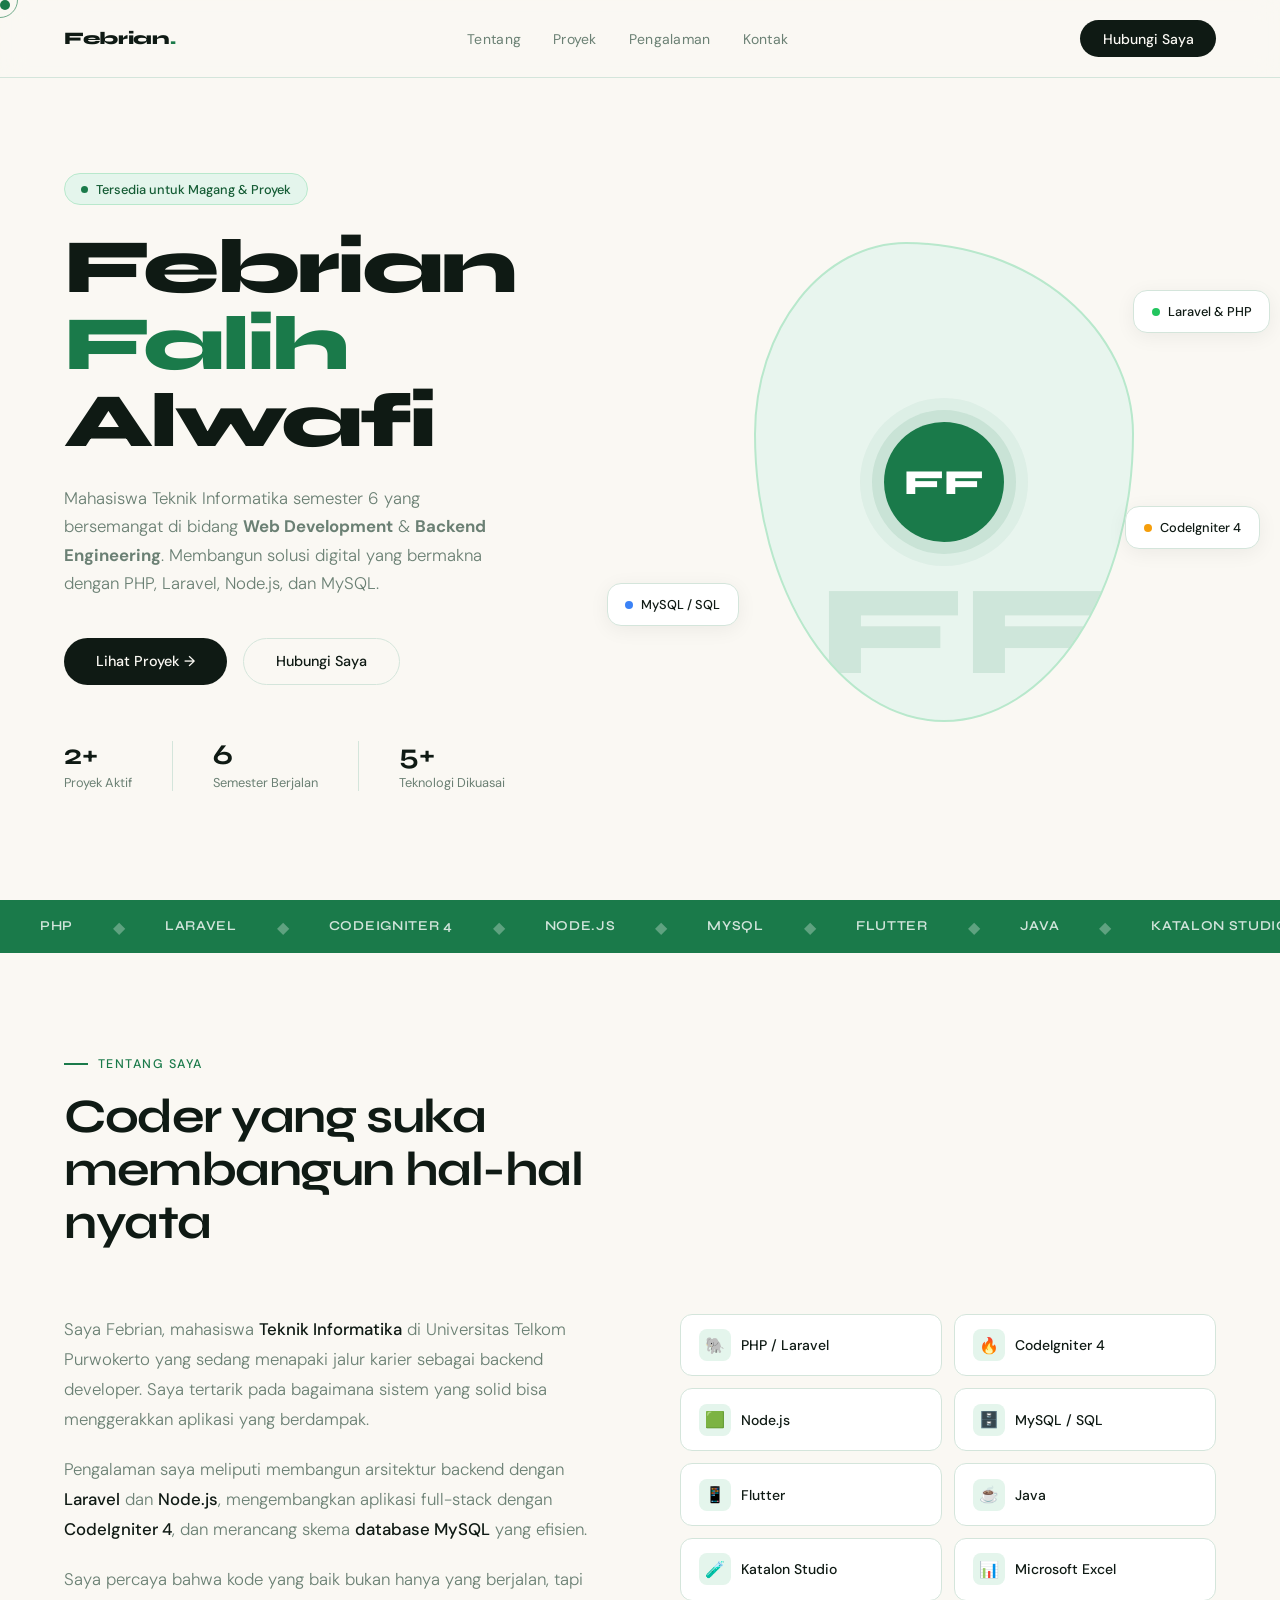
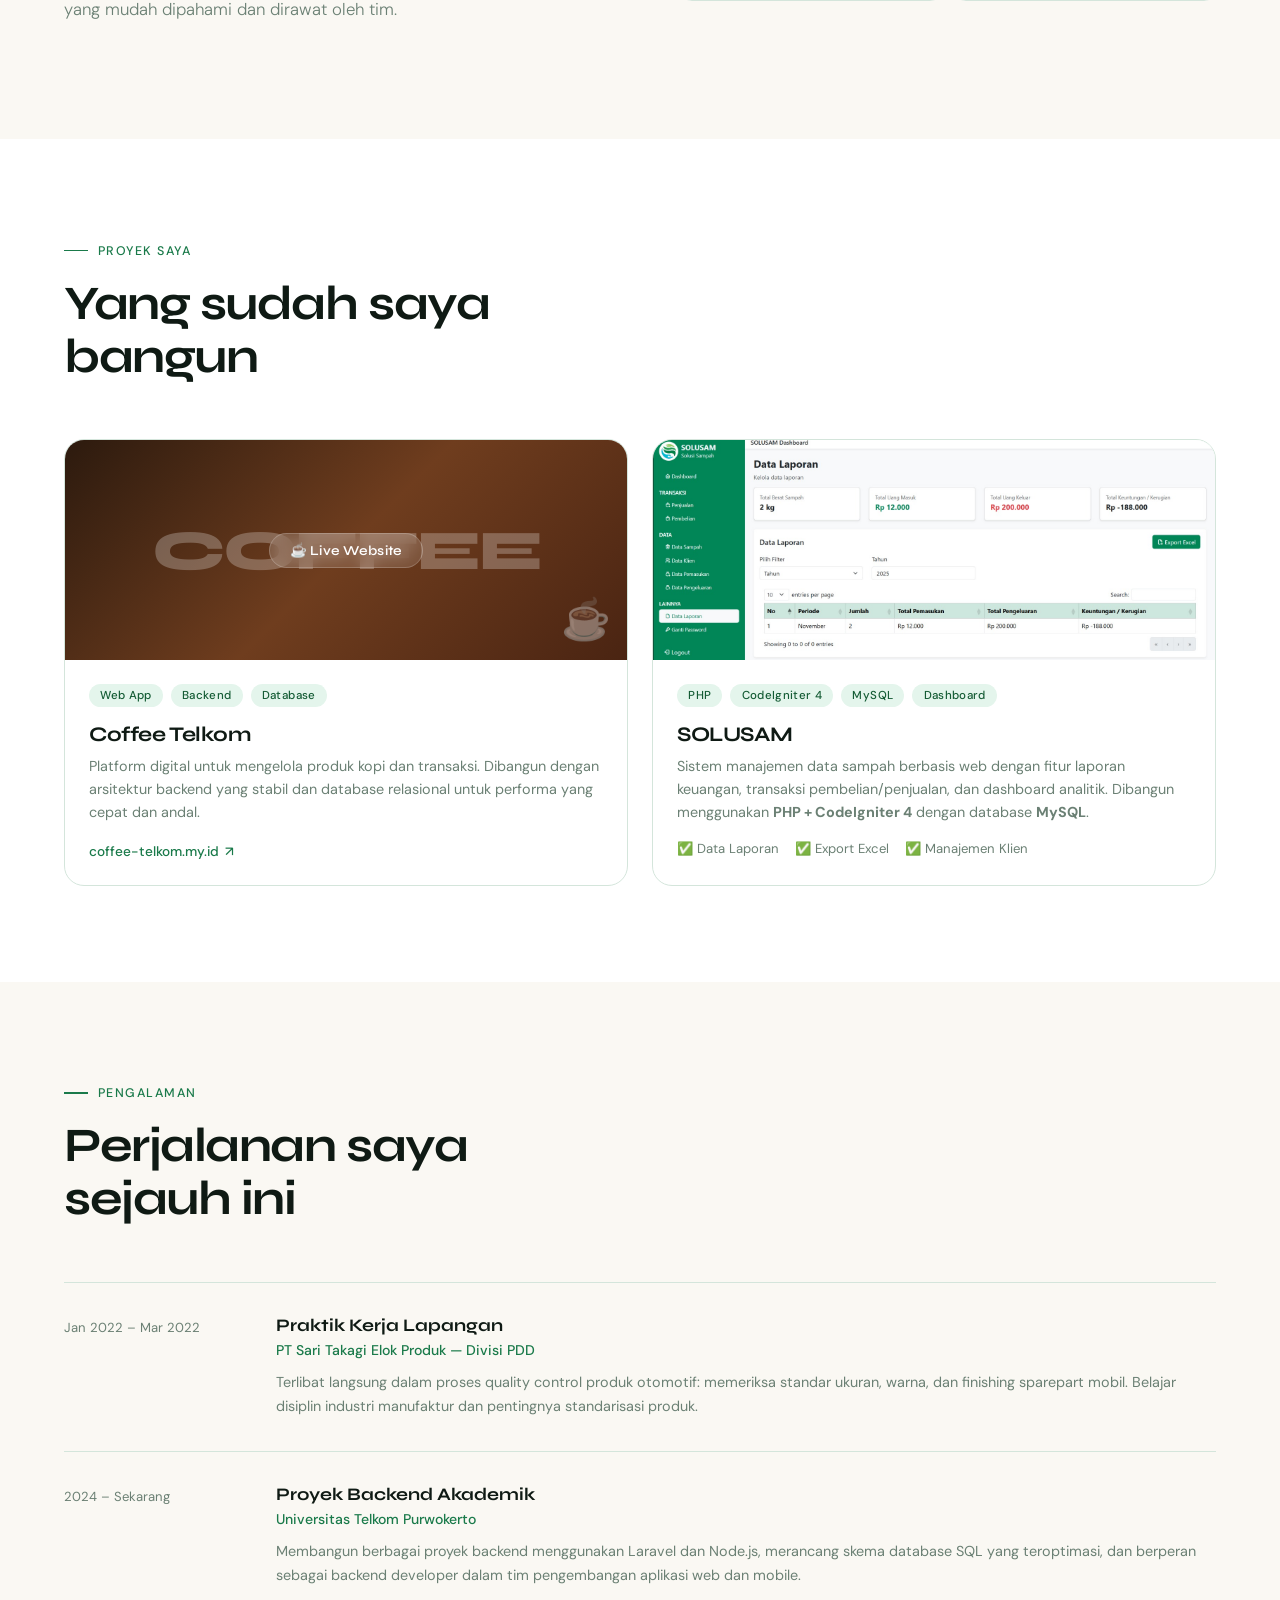
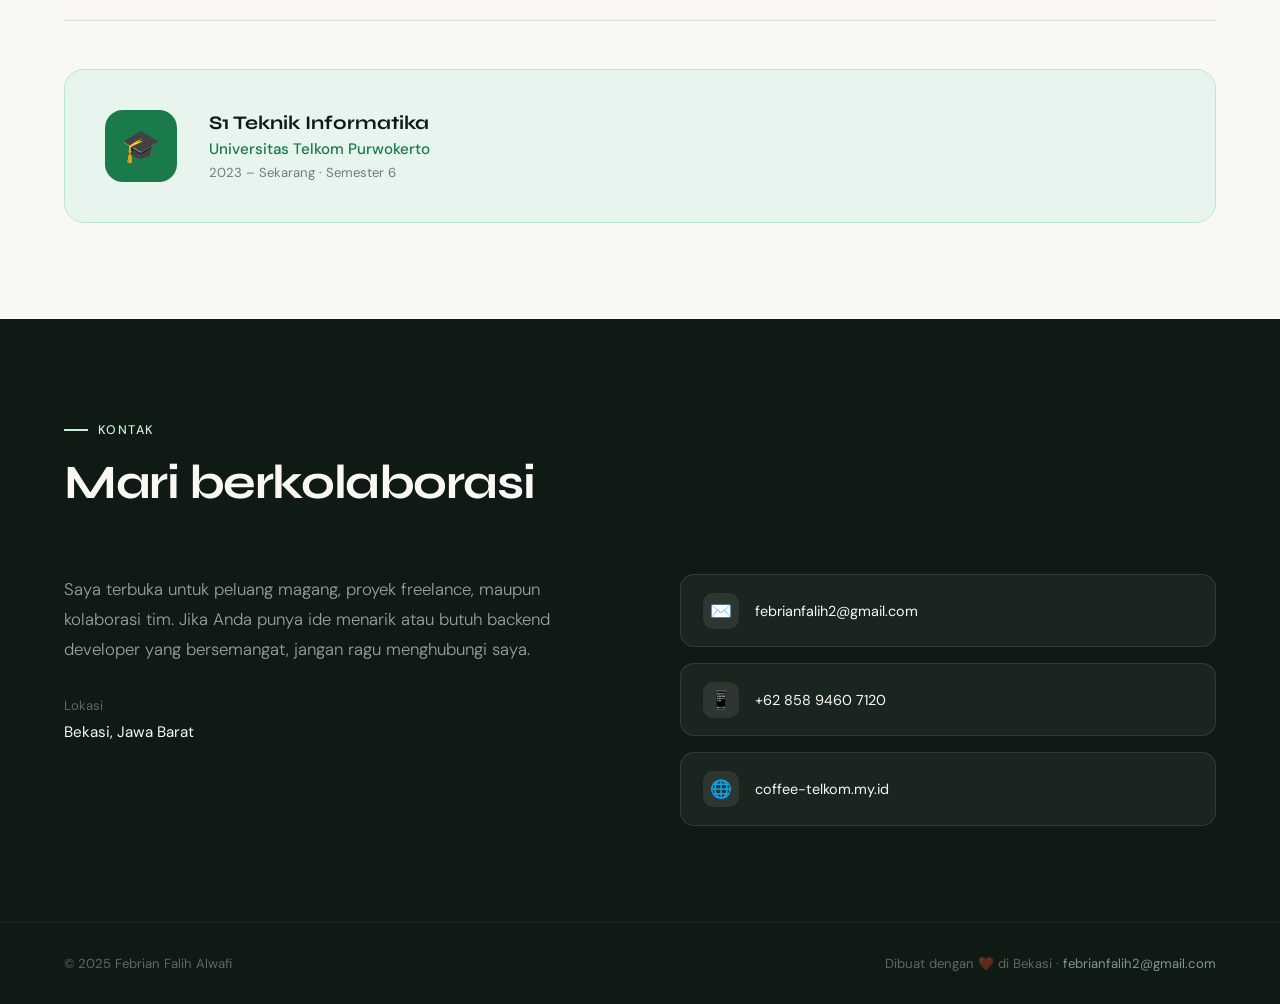
<file: index.html>
<!DOCTYPE html>
<html lang="id">
<head>
  <meta charset="UTF-8">
  <meta name="viewport" content="width=device-width, initial-scale=1.0">
  <title>Febrian Falih Alwafi -— Portfolio</title>
  
  <link rel="preconnect" href="https://fonts.googleapis.com">
  <link href="https://fonts.googleapis.com/css2?family=Syne:wght@400;500;600;700;800&family=DM+Sans:ital,opsz,wght@0,9..40,300;0,9..40,400;0,9..40,500;1,9..40,300&display=swap" rel="stylesheet">
  
  <link rel="stylesheet" href="css/style.css">
</head>
<body>

  <div class="cursor" id="cursor"></div>
  <div class="cursor-ring" id="cursorRing"></div>

  <nav>
    <a href="#" class="nav-logo">Febrian<span>.</span></a>
    <ul class="nav-links">
      <li><a href="#about">Tentang</a></li>
      <li><a href="#projects">Proyek</a></li>
      <li><a href="#experience">Pengalaman</a></li>
      <li><a href="#contact">Kontak</a></li>
    </ul>
    <a href="mailto:febrianfalih2@gmail.com" class="nav-cta">Hubungi Saya</a>
  </nav>

  <section class="hero">
    <div class="hero-left">
      <div class="hero-badge">Tersedia untuk Magang & Proyek</div>
      <h1 class="hero-name">
        Febrian<br>
        <span class="line2">Falih</span> Alwafi
      </h1>
      <p class="hero-sub">
        Mahasiswa Teknik Informatika semester 6 yang bersemangat di bidang 
        <strong>Web Development</strong> &amp; <strong>Backend Engineering</strong>. 
        Membangun solusi digital yang bermakna dengan PHP, Laravel, Node.js, dan MySQL.
      </p>
      <div class="hero-actions">
        <a href="#projects" class="btn-primary">Lihat Proyek →</a>
        <a href="mailto:febrianfalih2@gmail.com" class="btn-secondary">Hubungi Saya</a>
      </div>
      <div class="hero-stats">
        <div>
          <div class="stat-num">2+</div>
          <div class="stat-label">Proyek Aktif</div>
        </div>
        <div style="width:1px; background:var(--border);"></div>
        <div>
          <div class="stat-num">6</div>
          <div class="stat-label">Semester Berjalan</div>
        </div>
        <div style="width:1px; background:var(--border);"></div>
        <div>
          <div class="stat-num">5+</div>
          <div class="stat-label">Teknologi Dikuasai</div>
        </div>
      </div>
    </div>

    <div class="hero-right">
      <div class="hero-visual">
        <div class="initials-circle">FF</div>
      </div>
      <div class="floating-tag tag1">
        <div class="dot" style="background:#22c55e;"></div>
        Laravel & PHP
      </div>
      <div class="floating-tag tag2">
        <div class="dot" style="background:#3b82f6;"></div>
        MySQL / SQL
      </div>
      <div class="floating-tag tag3">
        <div class="dot" style="background:#f59e0b;"></div>
        CodeIgniter 4
      </div>
    </div>
  </section>

  <div class="marquee-strip">
    <div class="marquee-inner">
      <span class="marquee-item">PHP</span><span class="marquee-dot">◆</span>
      <span class="marquee-item">Laravel</span><span class="marquee-dot">◆</span>
      <span class="marquee-item">CodeIgniter 4</span><span class="marquee-dot">◆</span>
      <span class="marquee-item">Node.js</span><span class="marquee-dot">◆</span>
      <span class="marquee-item">MySQL</span><span class="marquee-dot">◆</span>
      <span class="marquee-item">Flutter</span><span class="marquee-dot">◆</span>
      <span class="marquee-item">Java</span><span class="marquee-dot">◆</span>
      <span class="marquee-item">Katalon Studio</span><span class="marquee-dot">◆</span>
      <span class="marquee-item">REST API</span><span class="marquee-dot">◆</span>
      <span class="marquee-item">Git</span><span class="marquee-dot">◆</span>

      <span class="marquee-item">PHP</span><span class="marquee-dot">◆</span>
      <span class="marquee-item">Laravel</span><span class="marquee-dot">◆</span>
      <span class="marquee-item">CodeIgniter 4</span><span class="marquee-dot">◆</span>
      <span class="marquee-item">Node.js</span><span class="marquee-dot">◆</span>
      <span class="marquee-item">MySQL</span><span class="marquee-dot">◆</span>
      <span class="marquee-item">Flutter</span><span class="marquee-dot">◆</span>
      <span class="marquee-item">Java</span><span class="marquee-dot">◆</span>
      <span class="marquee-item">Katalon Studio</span><span class="marquee-dot">◆</span>
      <span class="marquee-item">REST API</span><span class="marquee-dot">◆</span>
      <span class="marquee-item">Git</span><span class="marquee-dot">◆</span>
    </div>
  </div>

  <section id="about">
    <div class="section-label">Tentang Saya</div>
    <h2 class="section-title reveal">Coder yang suka membangun hal-hal nyata</h2>
    <div class="about-grid">
      <div class="about-text reveal">
        <p>
          Saya Febrian, mahasiswa <strong>Teknik Informatika</strong> di Universitas Telkom Purwokerto 
          yang sedang menapaki jalur karier sebagai backend developer. Saya tertarik pada 
          bagaimana sistem yang solid bisa menggerakkan aplikasi yang berdampak.
        </p>
        <p>
          Pengalaman saya meliputi membangun arsitektur backend dengan <strong>Laravel</strong> dan 
          <strong>Node.js</strong>, mengembangkan aplikasi full-stack dengan <strong>CodeIgniter 4</strong>, 
          dan merancang skema <strong>database MySQL</strong> yang efisien.
        </p>
        <p>
          Saya percaya bahwa kode yang baik bukan hanya yang berjalan, tapi yang mudah dipahami 
          dan dirawat oleh tim.
        </p>
      </div>
      <div class="skills-grid reveal">
        <div class="skill-item"><div class="skill-icon">🐘</div>PHP / Laravel</div>
        <div class="skill-item"><div class="skill-icon">🔥</div>CodeIgniter 4</div>
        <div class="skill-item"><div class="skill-icon">🟩</div>Node.js</div>
        <div class="skill-item"><div class="skill-icon">🗄️</div>MySQL / SQL</div>
        <div class="skill-item"><div class="skill-icon">📱</div>Flutter</div>
        <div class="skill-item"><div class="skill-icon">☕</div>Java</div>
        <div class="skill-item"><div class="skill-icon">🧪</div>Katalon Studio</div>
        <div class="skill-item"><div class="skill-icon">📊</div>Microsoft Excel</div>
      </div>
    </div>
  </section>

  <section id="projects" class="projects">
    <div class="section-label">Proyek Saya</div>
    <h2 class="section-title reveal">Yang sudah saya bangun</h2>
    <div class="projects-grid">
      <!-- Coffee Telkom -->
      <a href="https://coffee-telkom.my.id/" target="_blank" class="project-card reveal">
        <div class="project-thumb coffee">
          <span class="thumb-text">COFFEE</span>
          <div class="thumb-badge">☕ Live Website</div>
          <div class="thumb-icon">☕</div>
        </div>
        <div class="project-body">
          <div class="project-tags">
            <span class="tag">Web App</span>
            <span class="tag">Backend</span>
            <span class="tag">Database</span>
          </div>
          <div class="project-name">Coffee Telkom</div>
          <p class="project-desc">
            Platform digital untuk mengelola produk kopi dan transaksi. 
            Dibangun dengan arsitektur backend yang stabil dan database relasional 
            untuk performa yang cepat dan andal.
          </p>
          <span class="project-link">coffee-telkom.my.id</span>
        </div>
      </a>

      <div class="project-card reveal solusam-card" style="cursor:default;">
        <div class="project-thumb solusam">
          <img src="assets/images/dashboard-solusam.png" alt="Dashboard SOLUSAM" class="project-screenshot">
          <div class="project-overlay">
            <span class="thumb-text">SOLUSAM</span>
            <div class="thumb-badge">♻️ Solusi Sampah</div>
          </div>
        </div>
        <div class="project-body">
          <div class="project-tags">
            <span class="tag">PHP</span>
            <span class="tag">CodeIgniter 4</span>
            <span class="tag">MySQL</span>
            <span class="tag">Dashboard</span>
          </div>
          <div class="project-name">SOLUSAM</div>
          <p class="project-desc">
            Sistem manajemen data sampah berbasis web dengan fitur laporan keuangan, 
            transaksi pembelian/penjualan, dan dashboard analitik. Dibangun menggunakan 
            <strong>PHP + CodeIgniter 4</strong> dengan database <strong>MySQL</strong>.
          </p>
          <div style="display:flex; gap:1rem; flex-wrap:wrap; margin-top:0.5rem;">
            <span style="font-size:0.82rem; color:var(--muted);">✅ Data Laporan</span>
            <span style="font-size:0.82rem; color:var(--muted);">✅ Export Excel</span>
            <span style="font-size:0.82rem; color:var(--muted);">✅ Manajemen Klien</span>
          </div>
        </div>
      </div>
    </div>
  </section>

  <section id="experience">
    <div class="section-label">Pengalaman</div>
    <h2 class="section-title reveal">Perjalanan saya sejauh ini</h2>
    <div class="experience-list">
      <div class="exp-item reveal">
        <div class="exp-date">Jan 2022 – Mar 2022</div>
        <div>
          <div class="exp-role">Praktik Kerja Lapangan</div>
          <div class="exp-company">PT Sari Takagi Elok Produk — Divisi PDD</div>
          <p class="exp-desc">
            Terlibat langsung dalam proses quality control produk otomotif: memeriksa standar 
            ukuran, warna, dan finishing sparepart mobil. Belajar disiplin industri manufaktur 
            dan pentingnya standarisasi produk.
          </p>
        </div>
      </div>
      <div class="exp-item reveal">
        <div class="exp-date">2024 – Sekarang</div>
        <div>
          <div class="exp-role">Proyek Backend Akademik</div>
          <div class="exp-company">Universitas Telkom Purwokerto</div>
          <p class="exp-desc">
            Membangun berbagai proyek backend menggunakan Laravel dan Node.js, merancang 
            skema database SQL yang teroptimasi, dan berperan sebagai backend developer 
            dalam tim pengembangan aplikasi web dan mobile.
          </p>
        </div>
      </div>
    </div>

    <div class="edu-card reveal">
      <div class="edu-icon">🎓</div>
      <div>
        <div class="edu-degree">S1 Teknik Informatika</div>
        <div class="edu-school">Universitas Telkom Purwokerto</div>
        <div class="edu-year">2023 – Sekarang · Semester 6</div>
      </div>
    </div>
  </section>

  <section id="contact" class="contact">
    <div class="section-label">Kontak</div>
    <h2 class="section-title reveal">Mari berkolaborasi</h2>
    <div class="contact-grid">
      <div class="reveal">
        <p class="contact-text">
          Saya terbuka untuk peluang magang, proyek freelance, maupun kolaborasi 
          tim. Jika Anda punya ide menarik atau butuh backend developer yang bersemangat, 
          jangan ragu menghubungi saya.
        </p>
        <div style="margin-top:2rem;">
          <div style="font-size:0.82rem; color:rgba(250,248,243,0.35); margin-bottom:0.5rem;">Lokasi</div>
          <div style="color:var(--cream); font-size:0.95rem;">Bekasi, Jawa Barat</div>
        </div>
      </div>
      <div class="contact-links reveal">
        <a href="mailto:febrianfalih2@gmail.com" class="contact-link">
          <div class="contact-link-icon">✉️</div>
          febrianfalih2@gmail.com
        </a>
        <a href="tel:+6285894607120" class="contact-link">
          <div class="contact-link-icon">📱</div>
          +62 858 9460 7120
        </a>
        <a href="https://coffee-telkom.my.id/" target="_blank" class="contact-link">
          <div class="contact-link-icon">🌐</div>
          coffee-telkom.my.id
        </a>
      </div>
    </div>
  </section>

  <footer>
    <p>© 2025 Febrian Falih Alwafi</p>
    <p>Dibuat dengan ❤️ di Bekasi · <a href="mailto:febrianfalih2@gmail.com">febrianfalih2@gmail.com</a></p>
  </footer>

  <script src="js/main.js"></script>
</body>
</html>
</file>
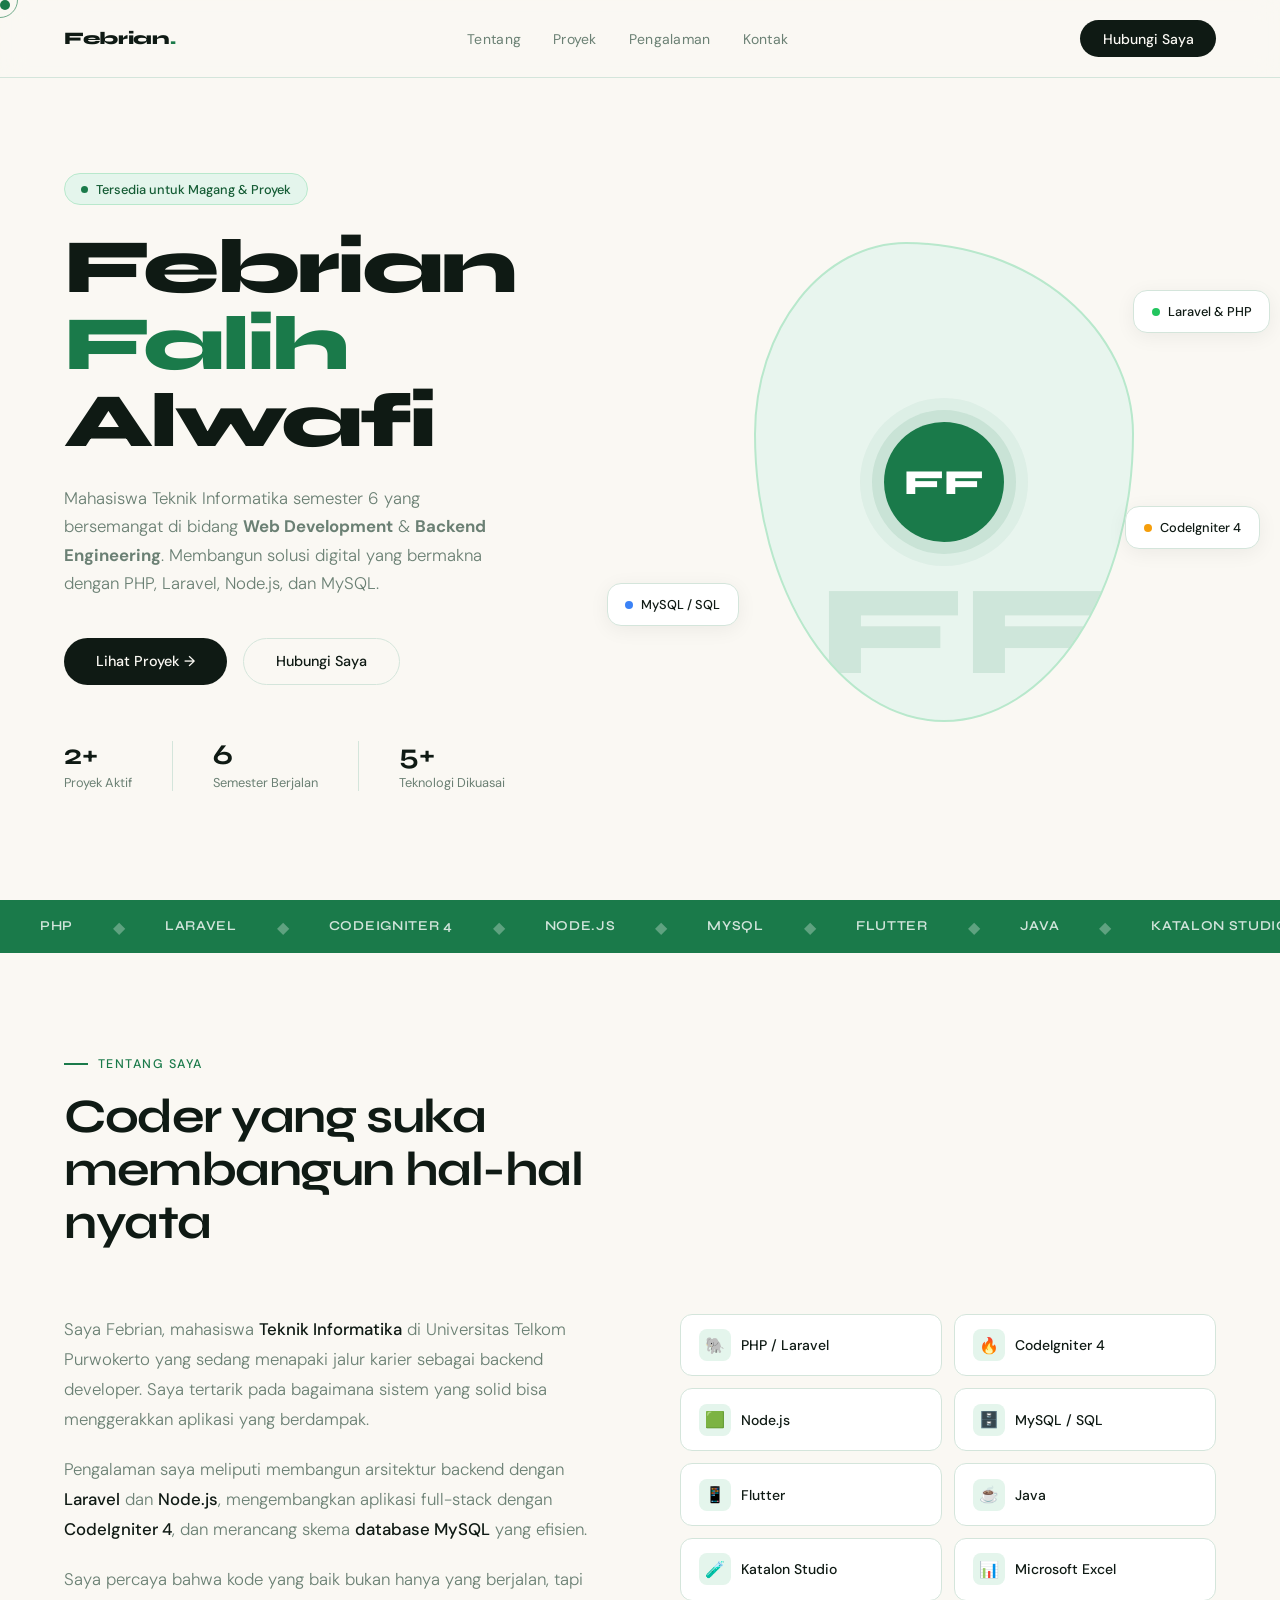
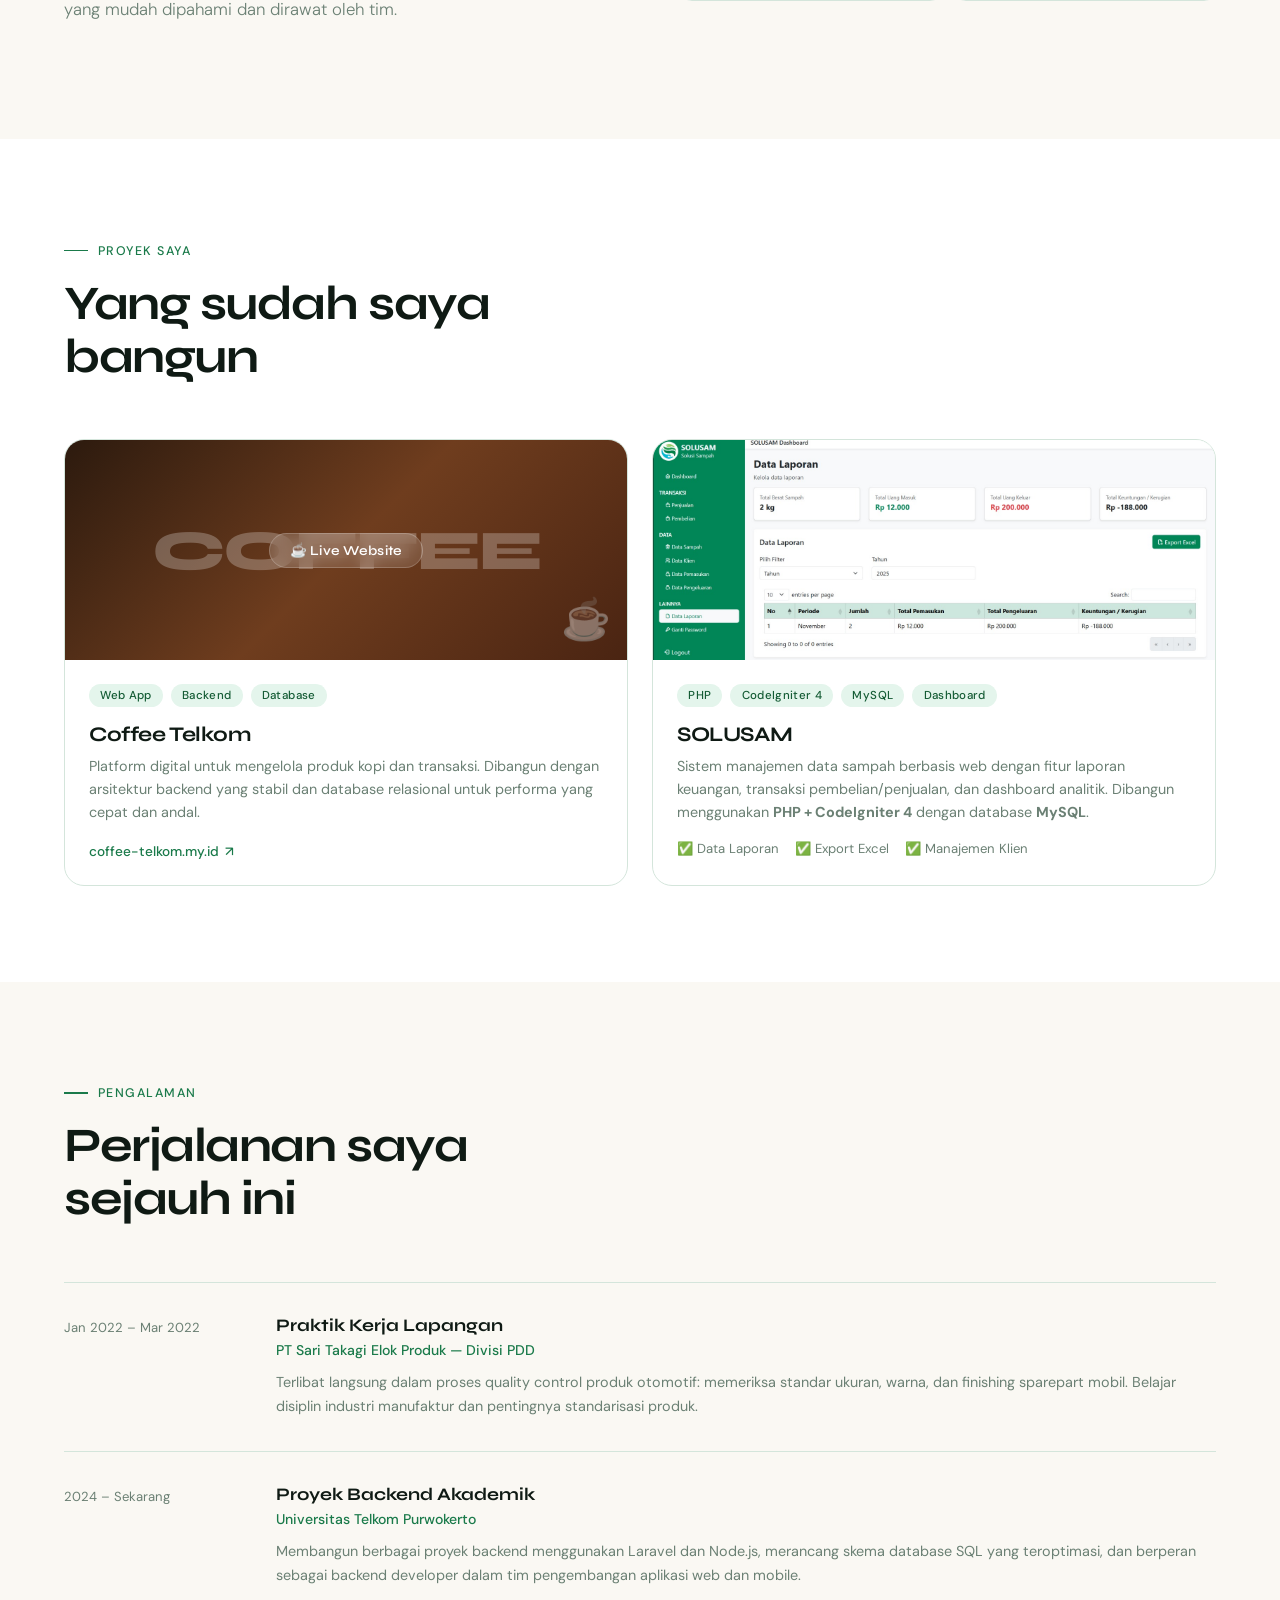
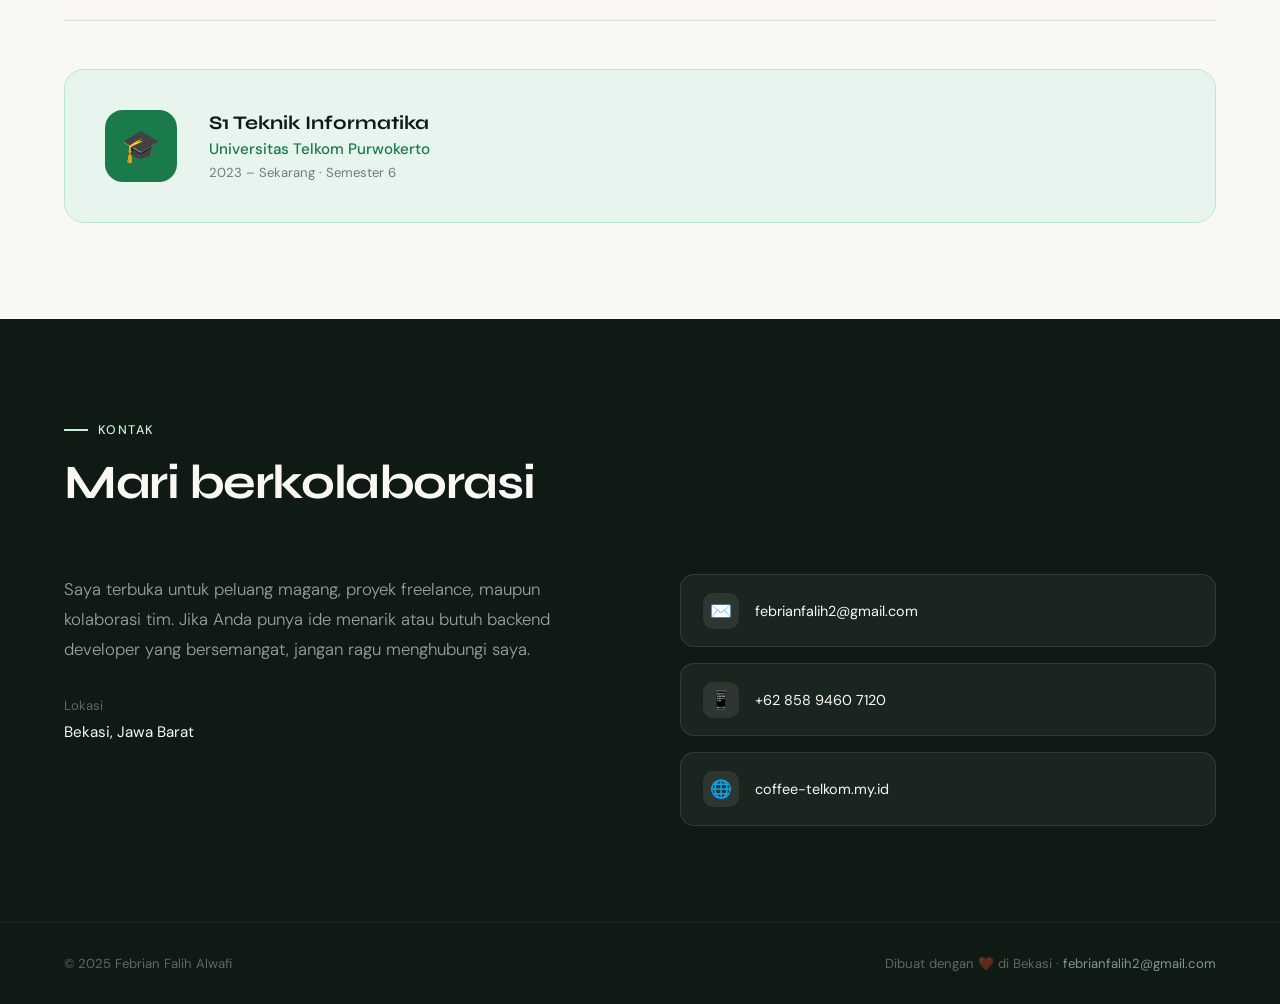
<file: portfolio.html>
<!DOCTYPE html>
<html lang="id">
<head>
  <meta charset="UTF-8">
  <meta name="viewport" content="width=device-width, initial-scale=1.0">
  <title>Febrian Falih Alwafi — Portfolio</title>
  
  <link rel="preconnect" href="https://fonts.googleapis.com">
  <link href="https://fonts.googleapis.com/css2?family=Syne:wght@400;500;600;700;800&family=DM+Sans:ital,opsz,wght@0,9..40,300;0,9..40,400;0,9..40,500;1,9..40,300&display=swap" rel="stylesheet">
  
  <link rel="stylesheet" href="css/style.css">
</head>
<body>

  <div class="cursor" id="cursor"></div>
  <div class="cursor-ring" id="cursorRing"></div>

  <nav>
    <a href="#" class="nav-logo">Febrian<span>.</span></a>
    <ul class="nav-links">
      <li><a href="#about">Tentang</a></li>
      <li><a href="#projects">Proyek</a></li>
      <li><a href="#experience">Pengalaman</a></li>
      <li><a href="#contact">Kontak</a></li>
    </ul>
    <a href="mailto:febrianfalih2@gmail.com" class="nav-cta">Hubungi Saya</a>
  </nav>

  <section class="hero">
    <div class="hero-left">
      <div class="hero-badge">Tersedia untuk Magang & Proyek</div>
      <h1 class="hero-name">
        Febrian<br>
        <span class="line2">Falih</span> Alwafi
      </h1>
      <p class="hero-sub">
        Mahasiswa Teknik Informatika semester 6 yang bersemangat di bidang 
        <strong>Web Development</strong> &amp; <strong>Backend Engineering</strong>. 
        Membangun solusi digital yang bermakna dengan PHP, Laravel, Node.js, dan MySQL.
      </p>
      <div class="hero-actions">
        <a href="#projects" class="btn-primary">Lihat Proyek →</a>
        <a href="mailto:febrianfalih2@gmail.com" class="btn-secondary">Hubungi Saya</a>
      </div>
      <div class="hero-stats">
        <div>
          <div class="stat-num">2+</div>
          <div class="stat-label">Proyek Aktif</div>
        </div>
        <div style="width:1px; background:var(--border);"></div>
        <div>
          <div class="stat-num">6</div>
          <div class="stat-label">Semester Berjalan</div>
        </div>
        <div style="width:1px; background:var(--border);"></div>
        <div>
          <div class="stat-num">5+</div>
          <div class="stat-label">Teknologi Dikuasai</div>
        </div>
      </div>
    </div>

    <div class="hero-right">
      <div class="hero-visual">
        <div class="initials-circle">FF</div>
      </div>
      <div class="floating-tag tag1">
        <div class="dot" style="background:#22c55e;"></div>
        Laravel & PHP
      </div>
      <div class="floating-tag tag2">
        <div class="dot" style="background:#3b82f6;"></div>
        MySQL / SQL
      </div>
      <div class="floating-tag tag3">
        <div class="dot" style="background:#f59e0b;"></div>
        CodeIgniter 4
      </div>
    </div>
  </section>

  <div class="marquee-strip">
    <div class="marquee-inner">
      <span class="marquee-item">PHP</span><span class="marquee-dot">◆</span>
      <span class="marquee-item">Laravel</span><span class="marquee-dot">◆</span>
      <span class="marquee-item">CodeIgniter 4</span><span class="marquee-dot">◆</span>
      <span class="marquee-item">Node.js</span><span class="marquee-dot">◆</span>
      <span class="marquee-item">MySQL</span><span class="marquee-dot">◆</span>
      <span class="marquee-item">Flutter</span><span class="marquee-dot">◆</span>
      <span class="marquee-item">Java</span><span class="marquee-dot">◆</span>
      <span class="marquee-item">Katalon Studio</span><span class="marquee-dot">◆</span>
      <span class="marquee-item">REST API</span><span class="marquee-dot">◆</span>
      <span class="marquee-item">Git</span><span class="marquee-dot">◆</span>

      <span class="marquee-item">PHP</span><span class="marquee-dot">◆</span>
      <span class="marquee-item">Laravel</span><span class="marquee-dot">◆</span>
      <span class="marquee-item">CodeIgniter 4</span><span class="marquee-dot">◆</span>
      <span class="marquee-item">Node.js</span><span class="marquee-dot">◆</span>
      <span class="marquee-item">MySQL</span><span class="marquee-dot">◆</span>
      <span class="marquee-item">Flutter</span><span class="marquee-dot">◆</span>
      <span class="marquee-item">Java</span><span class="marquee-dot">◆</span>
      <span class="marquee-item">Katalon Studio</span><span class="marquee-dot">◆</span>
      <span class="marquee-item">REST API</span><span class="marquee-dot">◆</span>
      <span class="marquee-item">Git</span><span class="marquee-dot">◆</span>
    </div>
  </div>

  <section id="about">
    <div class="section-label">Tentang Saya</div>
    <h2 class="section-title reveal">Coder yang suka membangun hal-hal nyata</h2>
    <div class="about-grid">
      <div class="about-text reveal">
        <p>
          Saya Febrian, mahasiswa <strong>Teknik Informatika</strong> di Universitas Telkom Purwokerto 
          yang sedang menapaki jalur karier sebagai backend developer. Saya tertarik pada 
          bagaimana sistem yang solid bisa menggerakkan aplikasi yang berdampak.
        </p>
        <p>
          Pengalaman saya meliputi membangun arsitektur backend dengan <strong>Laravel</strong> dan 
          <strong>Node.js</strong>, mengembangkan aplikasi full-stack dengan <strong>CodeIgniter 4</strong>, 
          dan merancang skema <strong>database MySQL</strong> yang efisien.
        </p>
        <p>
          Saya percaya bahwa kode yang baik bukan hanya yang berjalan, tapi yang mudah dipahami 
          dan dirawat oleh tim.
        </p>
      </div>
      <div class="skills-grid reveal">
        <div class="skill-item"><div class="skill-icon">🐘</div>PHP / Laravel</div>
        <div class="skill-item"><div class="skill-icon">🔥</div>CodeIgniter 4</div>
        <div class="skill-item"><div class="skill-icon">🟩</div>Node.js</div>
        <div class="skill-item"><div class="skill-icon">🗄️</div>MySQL / SQL</div>
        <div class="skill-item"><div class="skill-icon">📱</div>Flutter</div>
        <div class="skill-item"><div class="skill-icon">☕</div>Java</div>
        <div class="skill-item"><div class="skill-icon">🧪</div>Katalon Studio</div>
        <div class="skill-item"><div class="skill-icon">📊</div>Microsoft Excel</div>
      </div>
    </div>
  </section>

  <section id="projects" class="projects">
    <div class="section-label">Proyek Saya</div>
    <h2 class="section-title reveal">Yang sudah saya bangun</h2>
    <div class="projects-grid">
      <!-- Coffee Telkom -->
      <a href="https://coffee-telkom.my.id/" target="_blank" class="project-card reveal">
        <div class="project-thumb coffee">
          <span class="thumb-text">COFFEE</span>
          <div class="thumb-badge">☕ Live Website</div>
          <div class="thumb-icon">☕</div>
        </div>
        <div class="project-body">
          <div class="project-tags">
            <span class="tag">Web App</span>
            <span class="tag">Backend</span>
            <span class="tag">Database</span>
          </div>
          <div class="project-name">Coffee Telkom</div>
          <p class="project-desc">
            Platform digital untuk mengelola produk kopi dan transaksi. 
            Dibangun dengan arsitektur backend yang stabil dan database relasional 
            untuk performa yang cepat dan andal.
          </p>
          <span class="project-link">coffee-telkom.my.id</span>
        </div>
      </a>

      <div class="project-card reveal solusam-card" style="cursor:default;">
        <div class="project-thumb solusam">
          <img src="assets/images/dashboard-solusam.png" alt="Dashboard SOLUSAM" class="project-screenshot">
          <div class="project-overlay">
            <span class="thumb-text">SOLUSAM</span>
            <div class="thumb-badge">♻️ Solusi Sampah</div>
          </div>
        </div>
        <div class="project-body">
          <div class="project-tags">
            <span class="tag">PHP</span>
            <span class="tag">CodeIgniter 4</span>
            <span class="tag">MySQL</span>
            <span class="tag">Dashboard</span>
          </div>
          <div class="project-name">SOLUSAM</div>
          <p class="project-desc">
            Sistem manajemen data sampah berbasis web dengan fitur laporan keuangan, 
            transaksi pembelian/penjualan, dan dashboard analitik. Dibangun menggunakan 
            <strong>PHP + CodeIgniter 4</strong> dengan database <strong>MySQL</strong>.
          </p>
          <div style="display:flex; gap:1rem; flex-wrap:wrap; margin-top:0.5rem;">
            <span style="font-size:0.82rem; color:var(--muted);">✅ Data Laporan</span>
            <span style="font-size:0.82rem; color:var(--muted);">✅ Export Excel</span>
            <span style="font-size:0.82rem; color:var(--muted);">✅ Manajemen Klien</span>
          </div>
        </div>
      </div>
    </div>
  </section>

  <section id="experience">
    <div class="section-label">Pengalaman</div>
    <h2 class="section-title reveal">Perjalanan saya sejauh ini</h2>
    <div class="experience-list">
      <div class="exp-item reveal">
        <div class="exp-date">Jan 2022 – Mar 2022</div>
        <div>
          <div class="exp-role">Praktik Kerja Lapangan</div>
          <div class="exp-company">PT Sari Takagi Elok Produk — Divisi PDD</div>
          <p class="exp-desc">
            Terlibat langsung dalam proses quality control produk otomotif: memeriksa standar 
            ukuran, warna, dan finishing sparepart mobil. Belajar disiplin industri manufaktur 
            dan pentingnya standarisasi produk.
          </p>
        </div>
      </div>
      <div class="exp-item reveal">
        <div class="exp-date">2024 – Sekarang</div>
        <div>
          <div class="exp-role">Proyek Backend Akademik</div>
          <div class="exp-company">Universitas Telkom Purwokerto</div>
          <p class="exp-desc">
            Membangun berbagai proyek backend menggunakan Laravel dan Node.js, merancang 
            skema database SQL yang teroptimasi, dan berperan sebagai backend developer 
            dalam tim pengembangan aplikasi web dan mobile.
          </p>
        </div>
      </div>
    </div>

    <div class="edu-card reveal">
      <div class="edu-icon">🎓</div>
      <div>
        <div class="edu-degree">S1 Teknik Informatika</div>
        <div class="edu-school">Universitas Telkom Purwokerto</div>
        <div class="edu-year">2023 – Sekarang · Semester 6</div>
      </div>
    </div>
  </section>

  <section id="contact" class="contact">
    <div class="section-label">Kontak</div>
    <h2 class="section-title reveal">Mari berkolaborasi</h2>
    <div class="contact-grid">
      <div class="reveal">
        <p class="contact-text">
          Saya terbuka untuk peluang magang, proyek freelance, maupun kolaborasi 
          tim. Jika Anda punya ide menarik atau butuh backend developer yang bersemangat, 
          jangan ragu menghubungi saya.
        </p>
        <div style="margin-top:2rem;">
          <div style="font-size:0.82rem; color:rgba(250,248,243,0.35); margin-bottom:0.5rem;">Lokasi</div>
          <div style="color:var(--cream); font-size:0.95rem;">Bekasi, Jawa Barat</div>
        </div>
      </div>
      <div class="contact-links reveal">
        <a href="mailto:febrianfalih2@gmail.com" class="contact-link">
          <div class="contact-link-icon">✉️</div>
          febrianfalih2@gmail.com
        </a>
        <a href="tel:+6285894607120" class="contact-link">
          <div class="contact-link-icon">📱</div>
          +62 858 9460 7120
        </a>
        <a href="https://coffee-telkom.my.id/" target="_blank" class="contact-link">
          <div class="contact-link-icon">🌐</div>
          coffee-telkom.my.id
        </a>
      </div>
    </div>
  </section>

  <footer>
    <p>© 2025 Febrian Falih Alwafi</p>
    <p>Dibuat dengan ❤️ di Bekasi · <a href="mailto:febrianfalih2@gmail.com">febrianfalih2@gmail.com</a></p>
  </footer>

  <script src="js/main.js"></script>
</body>
</html>
</file>
<file: css/style.css>
/* ===== RESET & VARIABLES ===== */
*, *::before, *::after { margin: 0; padding: 0; box-sizing: border-box; }

:root {
  --green: #1a7a4a;
  --green-mid: #2a9d68;
  --green-light: #e8f5ee;
  --green-pale: #f4faf7;
  --cream: #faf8f3;
  --ink: #0f1a14;
  --ink-mid: #2d4235;
  --muted: #6b8074;
  --border: #d4e5db;
  --white: #ffffff;
  --accent: #c8f0d8;
  --tag-bg: #e4f5ec;
  --tag-text: #155c35;
}

html { scroll-behavior: smooth; }

body {
  font-family: 'DM Sans', sans-serif;
  background: var(--cream);
  color: var(--ink);
  overflow-x: hidden;
  cursor: none;
}

/* ===== CUSTOM CURSOR ===== */
.cursor {
  width: 10px; height: 10px;
  background: var(--green);
  border-radius: 50%;
  position: fixed; top: 0; left: 0;
  pointer-events: none; z-index: 9999;
  transition: transform 0.1s ease;
}
.cursor-ring {
  width: 36px; height: 36px;
  border: 1.5px solid var(--green);
  border-radius: 50%;
  position: fixed; top: 0; left: 0;
  pointer-events: none; z-index: 9998;
  transition: transform 0.15s ease, width 0.2s, height 0.2s, border-color 0.2s;
  opacity: 0.6;
}
.cursor-ring.expand { width: 52px; height: 52px; border-color: var(--green-mid); opacity: 1; }

/* ===== NAVIGATION ===== */
nav {
  position: fixed; top: 0; left: 0; right: 0; z-index: 100;
  display: flex; align-items: center; justify-content: space-between;
  padding: 1.25rem 4rem;
  background: rgba(250,248,243,0.85);
  backdrop-filter: blur(12px);
  border-bottom: 1px solid var(--border);
}
.nav-logo {
  font-family: 'Syne', sans-serif;
  font-weight: 800; font-size: 1.1rem;
  color: var(--ink); text-decoration: none;
  letter-spacing: -0.02em;
}
.nav-logo span { color: var(--green); }
.nav-links { display: flex; gap: 2rem; list-style: none; }
.nav-links a {
  font-size: 0.875rem; color: var(--muted); text-decoration: none;
  font-weight: 400; letter-spacing: 0.02em;
  transition: color 0.2s;
}
.nav-links a:hover { color: var(--green); }
.nav-cta {
  font-size: 0.875rem; font-weight: 500;
  background: var(--ink); color: var(--cream);
  border: none; padding: 0.6rem 1.4rem;
  border-radius: 100px; text-decoration: none;
  transition: background 0.2s, transform 0.15s;
}
.nav-cta:hover { background: var(--green); transform: scale(1.03); }

/* ===== HERO SECTION ===== */
.hero {
  min-height: 100vh;
  display: grid;
  grid-template-columns: 1fr 1fr;
  padding: 8rem 4rem 4rem;
  gap: 4rem;
  align-items: center;
}
.hero-left { position: relative; }
.hero-badge {
  display: inline-flex; align-items: center; gap: 8px;
  background: var(--tag-bg); color: var(--tag-text);
  padding: 0.4rem 1rem; border-radius: 100px;
  font-size: 0.8rem; font-weight: 500;
  margin-bottom: 1.5rem;
  border: 1px solid #b8e8cc;
  animation: fadeUp 0.8s ease both;
}
.hero-badge::before {
  content: ''; width: 7px; height: 7px;
  background: var(--green); border-radius: 50%;
  animation: pulse 2s infinite;
}
@keyframes pulse {
  0%, 100% { opacity: 1; transform: scale(1); }
  50% { opacity: 0.5; transform: scale(1.3); }
}
.hero-name {
  font-family: 'Syne', sans-serif;
  font-size: clamp(3rem, 6vw, 5.5rem);
  font-weight: 800;
  line-height: 1.0;
  letter-spacing: -0.04em;
  animation: fadeUp 0.8s 0.1s ease both;
}
.hero-name .line2 { color: var(--green); }
.hero-sub {
  font-size: 1.05rem; color: var(--muted);
  line-height: 1.7; margin-top: 1.5rem;
  max-width: 440px; font-weight: 300;
  animation: fadeUp 0.8s 0.2s ease both;
}
.hero-actions {
  display: flex; gap: 1rem; margin-top: 2.5rem;
  animation: fadeUp 0.8s 0.3s ease both;
}
.btn-primary {
  background: var(--ink); color: var(--cream);
  padding: 0.85rem 2rem; border-radius: 100px;
  text-decoration: none; font-weight: 500; font-size: 0.9rem;
  transition: background 0.2s, transform 0.15s;
  display: inline-flex; align-items: center; gap: 8px;
}
.btn-primary:hover { background: var(--green); transform: translateY(-2px); }
.btn-secondary {
  background: transparent; color: var(--ink);
  padding: 0.85rem 2rem; border-radius: 100px;
  text-decoration: none; font-weight: 500; font-size: 0.9rem;
  border: 1.5px solid var(--border);
  transition: border-color 0.2s, color 0.2s, transform 0.15s;
}
.btn-secondary:hover { border-color: var(--green); color: var(--green); transform: translateY(-2px); }
.hero-stats {
  display: flex; gap: 2.5rem; margin-top: 3.5rem;
  animation: fadeUp 0.8s 0.4s ease both;
}
.stat-num {
  font-family: 'Syne', sans-serif;
  font-size: 1.8rem; font-weight: 700; color: var(--ink);
  line-height: 1;
}
.stat-label { font-size: 0.8rem; color: var(--muted); margin-top: 4px; }

/* Hero Visual */
.hero-right {
  position: relative;
  display: flex; align-items: center; justify-content: center;
  animation: fadeIn 1s 0.3s ease both;
}
.hero-visual {
  width: 380px; height: 480px;
  background: var(--green-light);
  border-radius: 40% 60% 50% 50% / 40% 40% 60% 60%;
  position: relative; overflow: hidden;
  border: 2px solid #b8e8cc;
}
.hero-visual::after {
  content: 'FF';
  font-family: 'Syne', sans-serif;
  font-size: 8rem; font-weight: 800;
  color: rgba(26,122,74,0.12);
  position: absolute; bottom: 1.5rem; right: 1.5rem;
  line-height: 1;
}
.floating-tag {
  position: absolute; background: var(--white);
  border: 1px solid var(--border);
  border-radius: 14px; padding: 0.75rem 1.1rem;
  font-size: 0.8rem; font-weight: 500;
  display: flex; align-items: center; gap: 8px;
  box-shadow: 0 4px 20px rgba(0,0,0,0.06);
}
.floating-tag .dot { width: 8px; height: 8px; border-radius: 50%; }
.tag1 { top: 10%; right: -10%; animation: float 4s ease-in-out infinite; }
.tag2 { bottom: 20%; left: -12%; animation: float 4s 1.5s ease-in-out infinite; }
.tag3 { top: 55%; right: -8%; animation: float 4s 0.8s ease-in-out infinite; }
@keyframes float {
  0%, 100% { transform: translateY(0); }
  50% { transform: translateY(-8px); }
}
.initials-circle {
  width: 120px; height: 120px; border-radius: 50%;
  background: var(--green);
  display: flex; align-items: center; justify-content: center;
  font-family: 'Syne', sans-serif; font-size: 2.2rem;
  font-weight: 800; color: white;
  position: absolute; top: 50%; left: 50%;
  transform: translate(-50%, -50%);
  box-shadow: 0 0 0 12px rgba(26,122,74,0.1), 0 0 0 24px rgba(26,122,74,0.05);
}

/* Animations */
@keyframes fadeUp {
  from { opacity: 0; transform: translateY(24px); }
  to { opacity: 1; transform: translateY(0); }
}
@keyframes fadeIn {
  from { opacity: 0; }
  to { opacity: 1; }
}

/* ===== SECTION BASE ===== */
section { padding: 6rem 4rem; }
.section-label {
  display: inline-flex; align-items: center; gap: 10px;
  font-size: 0.78rem; font-weight: 500;
  color: var(--green); text-transform: uppercase;
  letter-spacing: 0.12em; margin-bottom: 1.2rem;
}
.section-label::before {
  content: ''; width: 24px; height: 1.5px; background: var(--green);
}
.section-title {
  font-family: 'Syne', sans-serif;
  font-size: clamp(2rem, 4vw, 3rem);
  font-weight: 700; line-height: 1.1;
  letter-spacing: -0.03em;
  max-width: 540px;
}

/* ===== ABOUT ===== */
.about-grid {
  display: grid; grid-template-columns: 1fr 1fr;
  gap: 5rem; align-items: start; margin-top: 4rem;
}
.about-text p {
  font-size: 1.05rem; color: var(--muted); line-height: 1.8;
  font-weight: 300; margin-bottom: 1.2rem;
}
.about-text p strong { color: var(--ink); font-weight: 500; }
.skills-grid {
  display: grid; grid-template-columns: 1fr 1fr; gap: 0.75rem;
}
.skill-item {
  background: var(--white); border: 1px solid var(--border);
  border-radius: 12px; padding: 0.9rem 1.1rem;
  display: flex; align-items: center; gap: 10px;
  font-size: 0.875rem; font-weight: 500;
  transition: border-color 0.2s, transform 0.15s;
}
.skill-item:hover { border-color: var(--green-mid); transform: translateY(-2px); }
.skill-icon {
  width: 32px; height: 32px; border-radius: 8px;
  background: var(--tag-bg); color: var(--green);
  display: flex; align-items: center; justify-content: center;
  font-size: 1rem;
}

/* ===== PROJECTS ===== */
.projects { background: var(--white); }
.projects-grid {
  display: grid; grid-template-columns: 1fr 1fr;
  gap: 1.5rem; margin-top: 3.5rem;
}
.project-card {
  border: 1.5px solid var(--border); border-radius: 20px;
  overflow: hidden; background: var(--white);
  transition: border-color 0.25s, transform 0.25s, box-shadow 0.25s;
  text-decoration: none; color: inherit;
  display: block;
}
.project-card:hover {
  border-color: var(--green-mid);
  transform: translateY(-6px);
  box-shadow: 0 20px 50px rgba(26,122,74,0.12);
}
.project-thumb {
  height: 220px;
  display: flex; align-items: center; justify-content: center;
  position: relative; overflow: hidden;
  font-family: 'Syne', sans-serif;
}
.project-thumb.coffee {
  background: linear-gradient(135deg, #2c1a0e 0%, #6f3d1e 50%, #4a2412 100%);
}
.project-thumb.solusam {
  background: linear-gradient(135deg, #0f3d24 0%, #1a7a4a 50%, #0a2e1c 100%);
}
.thumb-text {
  font-size: 3.5rem; font-weight: 800;
  letter-spacing: -0.04em; opacity: 0.25; color: white;
  position: absolute;
}
.thumb-badge {
  background: rgba(255,255,255,0.12); backdrop-filter: blur(8px);
  border: 1px solid rgba(255,255,255,0.2);
  color: white; padding: 0.5rem 1.2rem;
  border-radius: 100px; font-size: 0.85rem; font-weight: 600;
  letter-spacing: 0.02em;
}
.thumb-icon {
  position: absolute; bottom: 1rem; right: 1rem;
  font-size: 2.5rem; opacity: 0.4;
}
.project-body { padding: 1.5rem; }
.project-tags { display: flex; gap: 0.5rem; flex-wrap: wrap; margin-bottom: 0.9rem; }
.tag {
  background: var(--tag-bg); color: var(--tag-text);
  font-size: 0.72rem; font-weight: 500; padding: 0.25rem 0.7rem;
  border-radius: 100px; letter-spacing: 0.03em;
}
.project-name {
  font-family: 'Syne', sans-serif;
  font-size: 1.3rem; font-weight: 700;
  letter-spacing: -0.02em; margin-bottom: 0.5rem;
}
.project-desc { font-size: 0.9rem; color: var(--muted); line-height: 1.6; margin-bottom: 1rem; }
.project-link {
  display: inline-flex; align-items: center; gap: 6px;
  font-size: 0.85rem; color: var(--green); font-weight: 500;
  text-decoration: none;
}
.project-link::after { content: '↗'; }

/* ===== EXPERIENCE ===== */
.experience-list { margin-top: 3.5rem; display: flex; flex-direction: column; gap: 0; }
.exp-item {
  display: grid; grid-template-columns: 180px 1fr;
  gap: 2rem; padding: 2rem 0;
  border-bottom: 1px solid var(--border);
  transition: background 0.2s;
}
.exp-item:first-child { border-top: 1px solid var(--border); }
.exp-date { font-size: 0.82rem; color: var(--muted); padding-top: 4px; }
.exp-role {
  font-family: 'Syne', sans-serif;
  font-size: 1.1rem; font-weight: 700; margin-bottom: 0.3rem;
}
.exp-company { font-size: 0.88rem; color: var(--green); font-weight: 500; margin-bottom: 0.7rem; }
.exp-desc { font-size: 0.9rem; color: var(--muted); line-height: 1.7; }

/* ===== EDUCATION ===== */
.edu-card {
  background: var(--green-light); border: 1.5px solid #b8e8cc;
  border-radius: 20px; padding: 2.5rem;
  margin-top: 3rem; display: flex; gap: 2rem; align-items: center;
}
.edu-icon {
  width: 72px; height: 72px; min-width: 72px;
  background: var(--green); border-radius: 18px;
  display: flex; align-items: center; justify-content: center;
  font-size: 2rem; color: white;
}
.edu-degree {
  font-family: 'Syne', sans-serif;
  font-size: 1.2rem; font-weight: 700; margin-bottom: 0.35rem;
}
.edu-school { font-size: 0.95rem; color: var(--green); font-weight: 500; margin-bottom: 0.3rem; }
.edu-year { font-size: 0.82rem; color: var(--muted); }

/* ===== CONTACT ===== */
.contact { background: var(--ink); color: var(--cream); }
.contact .section-label { color: var(--accent); }
.contact .section-label::before { background: var(--accent); }
.contact .section-title { color: var(--cream); }
.contact-grid {
  display: grid; grid-template-columns: 1fr 1fr;
  gap: 5rem; margin-top: 4rem; align-items: start;
}
.contact-text { font-size: 1.05rem; color: rgba(250,248,243,0.6); line-height: 1.8; font-weight: 300; }
.contact-links { display: flex; flex-direction: column; gap: 1rem; }
.contact-link {
  display: flex; align-items: center; gap: 1rem;
  padding: 1.1rem 1.4rem;
  background: rgba(255,255,255,0.05);
  border: 1px solid rgba(255,255,255,0.1);
  border-radius: 14px; text-decoration: none;
  color: var(--cream); font-size: 0.9rem; font-weight: 400;
  transition: background 0.2s, border-color 0.2s, transform 0.15s;
}
.contact-link:hover {
  background: rgba(255,255,255,0.1);
  border-color: rgba(200,240,216,0.3);
  transform: translateX(4px);
  color: var(--accent);
}
.contact-link-icon {
  width: 36px; height: 36px; border-radius: 10px;
  background: rgba(255,255,255,0.08);
  display: flex; align-items: center; justify-content: center;
  font-size: 1.1rem; flex-shrink: 0;
}

/* ===== FOOTER ===== */
footer {
  background: var(--ink); border-top: 1px solid rgba(255,255,255,0.06);
  padding: 2rem 4rem;
  display: flex; align-items: center; justify-content: space-between;
}
footer p { font-size: 0.82rem; color: rgba(250,248,243,0.35); }
footer a { color: rgba(200,240,216,0.6); text-decoration: none; }
footer a:hover { color: var(--accent); }

/* ===== SCROLL ANIMATIONS ===== */
.reveal {
  opacity: 0; transform: translateY(32px);
  transition: opacity 0.7s ease, transform 0.7s ease;
}
.reveal.visible { opacity: 1; transform: translateY(0); }

/* ===== MARQUEE STRIP ===== */
.marquee-strip {
  background: var(--green); overflow: hidden;
  padding: 0.9rem 0; white-space: nowrap;
}
.marquee-inner { display: inline-flex; animation: marquee 20s linear infinite; }
.marquee-item {
  font-family: 'Syne', sans-serif; font-size: 0.85rem;
  font-weight: 600; color: rgba(255,255,255,0.8);
  padding: 0 2.5rem; letter-spacing: 0.05em; text-transform: uppercase;
}
.marquee-dot { color: rgba(255,255,255,0.3); }
@keyframes marquee {
  from { transform: translateX(0); }
  to { transform: translateX(-50%); }
}

/* ===== PROJECT SCREENSHOT (SOLUSAM) ===== */

/* Container gambar screenshot */
.project-screenshot {
  width: 100%;
  height: 100%;
  object-fit: cover;
  display: block;
  transition: transform 0.3s ease;
}

/* Override style untuk project-thumb.solusam agar support gambar */
.project-thumb.solusam {
  background: var(--green-light) !important;
  padding: 0;
}

/* Overlay teks saat hover */
.project-overlay {
  position: absolute;
  top: 0;
  left: 0;
  right: 0;
  bottom: 0;
  background: linear-gradient(to bottom, 
    rgba(15, 61, 36, 0) 0%, 
    rgba(15, 61, 36, 0.85) 70%, 
    rgba(10, 46, 28, 0.95) 100%);
  display: flex;
  flex-direction: column;
  justify-content: flex-end;
  padding: 1.5rem;
  opacity: 0;
  transition: opacity 0.3s ease;
  pointer-events: none;
}

.project-card:hover .project-overlay {
  opacity: 1;
}

.project-card:hover .project-screenshot {
  transform: scale(1.03);
}

/* Badge di overlay */
.project-overlay .thumb-badge {
  background: rgba(200, 240, 216, 0.2);
  border: 1px solid rgba(200, 240, 216, 0.4);
  color: var(--accent);
  align-self: flex-start;
  margin-bottom: 0.5rem;
}

.project-overlay .thumb-text {
  font-size: 2rem;
  opacity: 0.9;
  color: var(--white);
  position: static;
  margin-bottom: 0.3rem;
}

/* Responsive untuk mobile */
@media (max-width: 900px) {
  .project-screenshot {
    height: 200px;
    object-fit: contain;
    background: var(--green-pale);
    padding: 1rem;
  }
  
  .project-overlay {
    opacity: 1;
    background: linear-gradient(to bottom, 
      rgba(15, 61, 36, 0.1) 0%, 
      rgba(15, 61, 36, 0.6) 100%);
  }
  
  .project-overlay .thumb-text {
    font-size: 1.5rem;
  }
}

/* ===== RESPONSIVE ===== */
@media (max-width: 900px) {
  nav { padding: 1rem 1.5rem; }
  .nav-links { display: none; }
  .hero { grid-template-columns: 1fr; padding: 7rem 1.5rem 3rem; text-align: center; }
  .hero-right { display: none; }
  .hero-actions { justify-content: center; }
  .hero-stats { justify-content: center; }
  section { padding: 4rem 1.5rem; }
  .about-grid { grid-template-columns: 1fr; gap: 3rem; }
  .projects-grid { grid-template-columns: 1fr; }
  .contact-grid { grid-template-columns: 1fr; gap: 3rem; }
  .exp-item { grid-template-columns: 1fr; gap: 0.5rem; }
  footer { flex-direction: column; gap: 0.5rem; text-align: center; }
}
</file>
